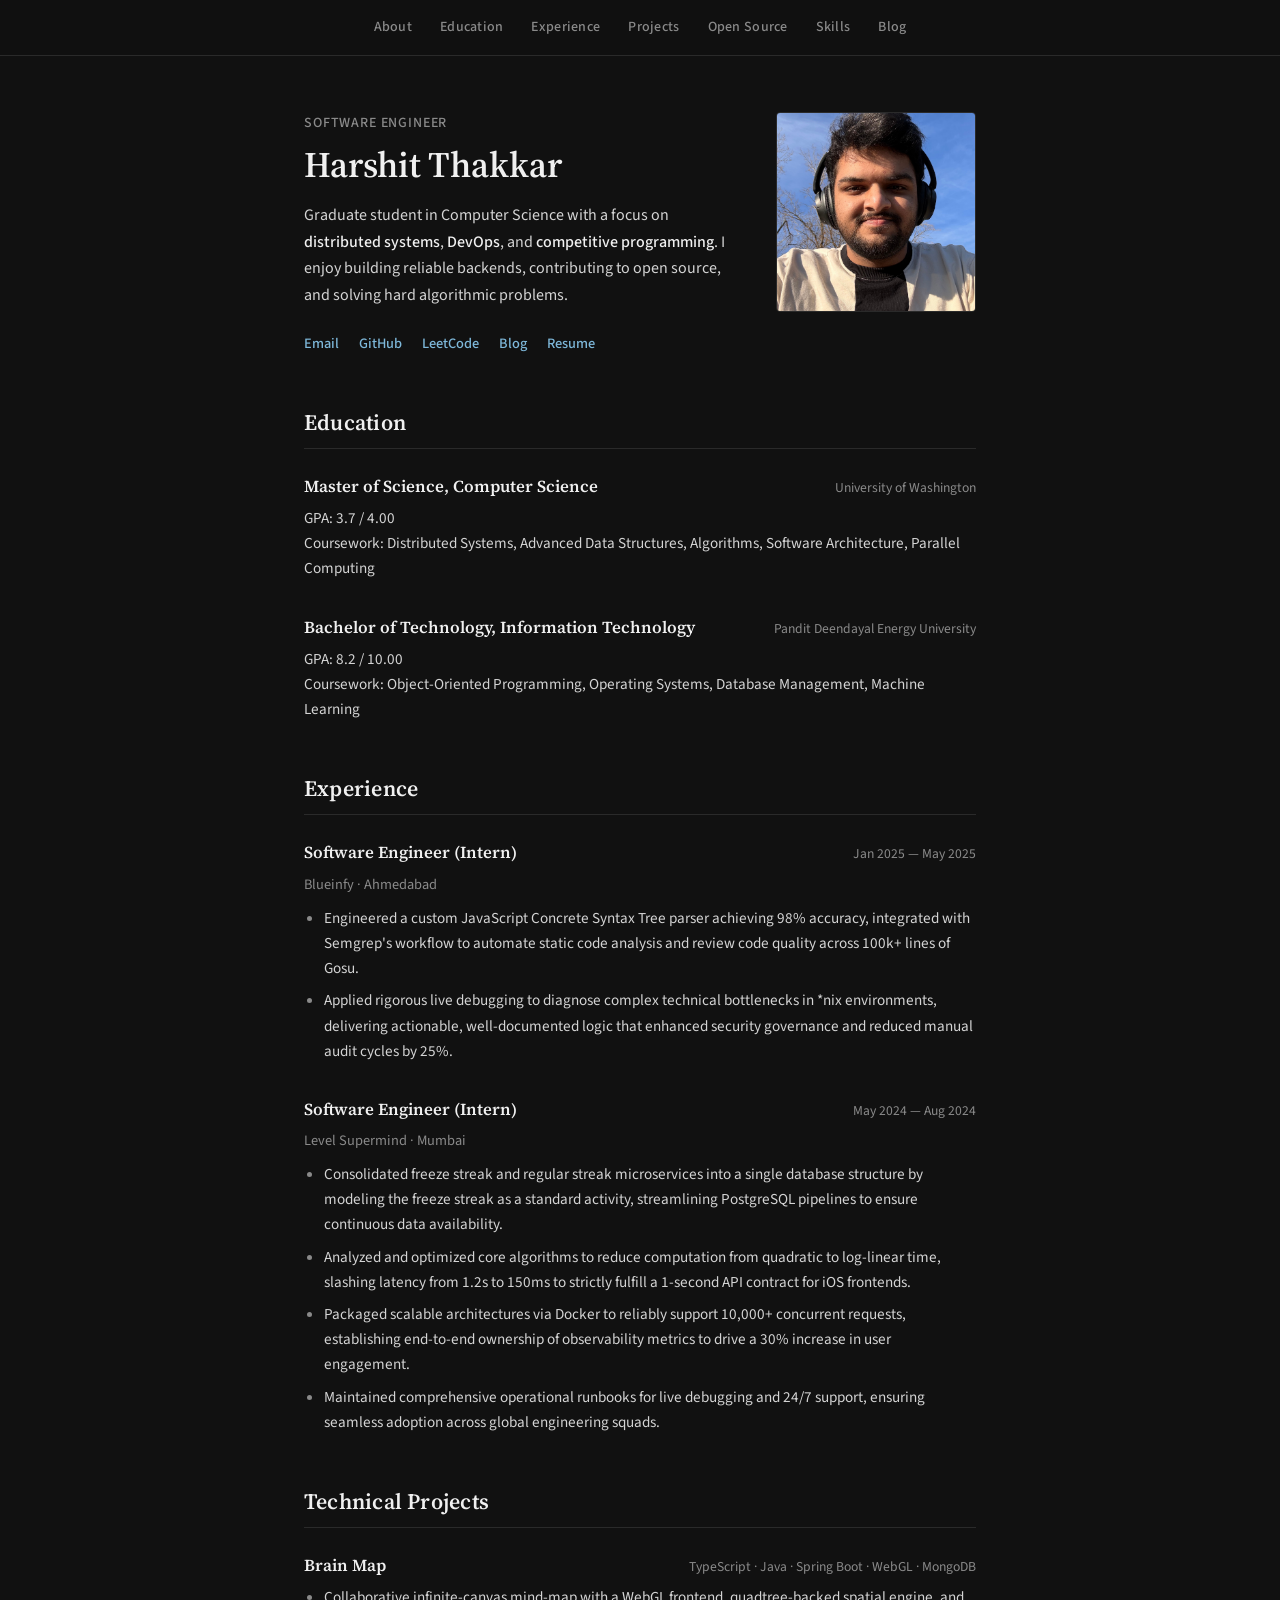
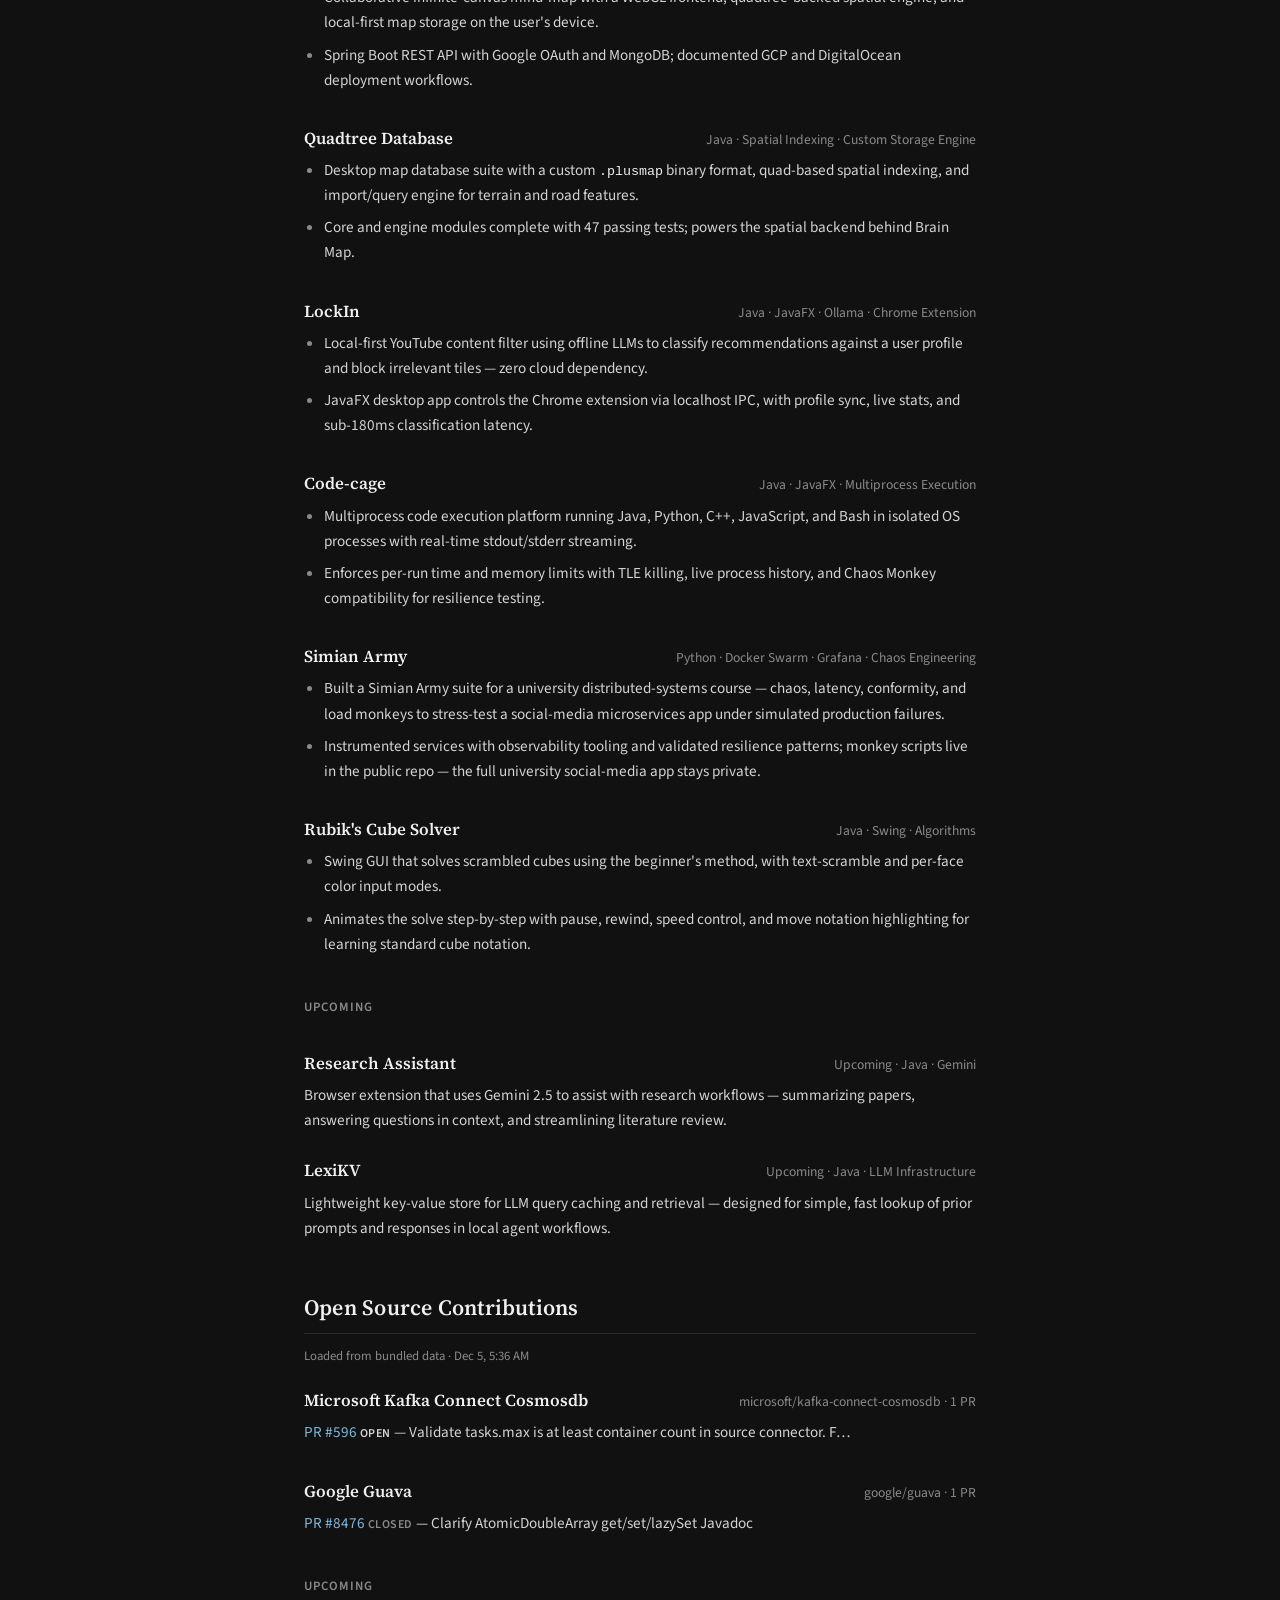
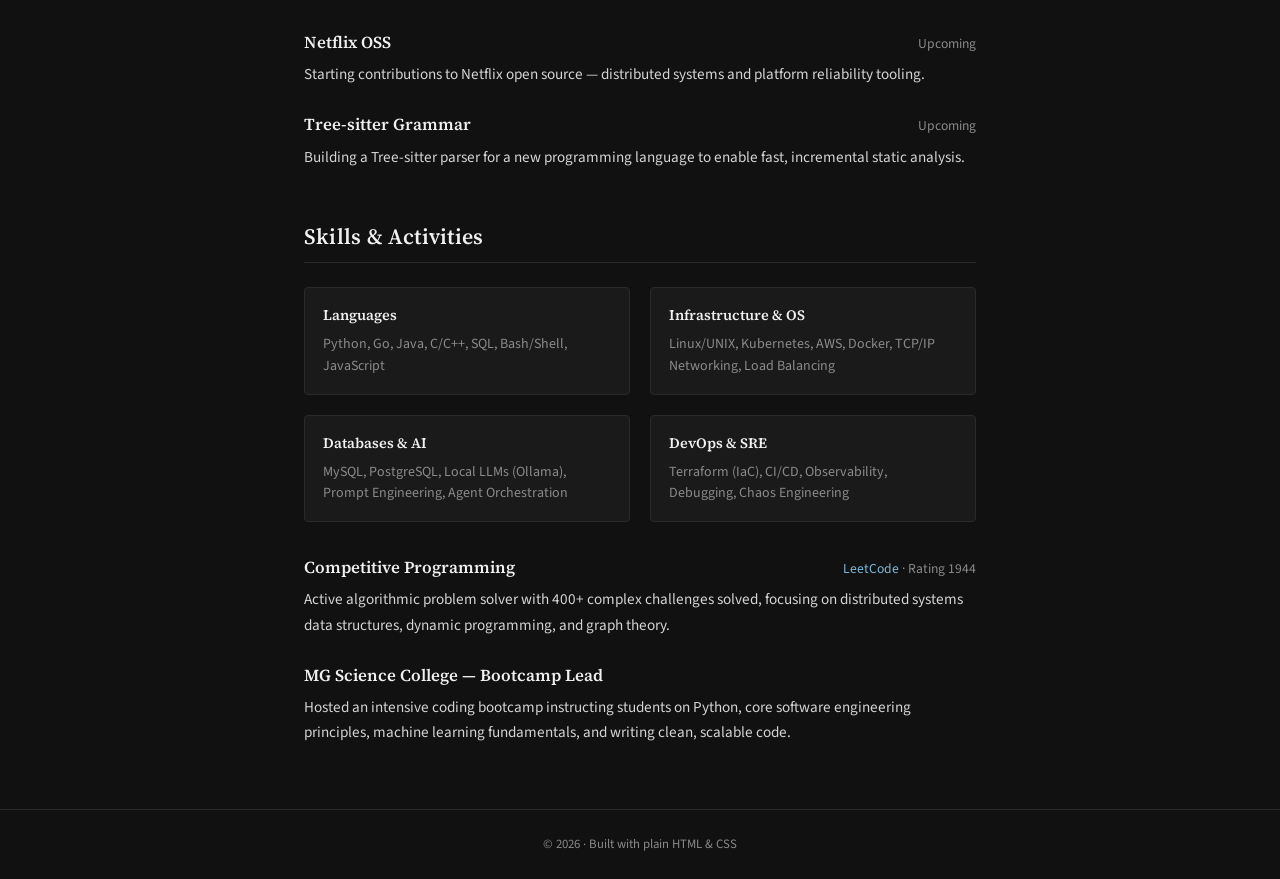
<file: index.html>
<!DOCTYPE html>
<html lang="en">
<head>
  <meta charset="UTF-8">
  <meta name="viewport" content="width=device-width, initial-scale=1.0">
  <meta name="description" content="Software engineer focused on distributed systems, DevOps, and competitive programming.">
  <title>Portfolio</title>
  <link rel="stylesheet" href="styles.css">
  <link rel="preconnect" href="https://fonts.googleapis.com">
  <link rel="preconnect" href="https://fonts.gstatic.com" crossorigin>
  <link href="https://fonts.googleapis.com/css2?family=Source+Serif+4:opsz,wght@8..60,400;8..60,600&family=Source+Sans+3:wght@400;500;600&display=swap" rel="stylesheet">
</head>
<body>
  <header class="site-header">
    <nav class="nav">
      <a href="#about" class="nav-link">About</a>
      <a href="#education" class="nav-link">Education</a>
      <a href="#experience" class="nav-link">Experience</a>
      <a href="#projects" class="nav-link">Projects</a>
      <a href="#oss" class="nav-link">Open Source</a>
      <a href="#skills" class="nav-link">Skills</a>
      <a href="blog/index.html" class="nav-link">Blog</a>
    </nav>
  </header>

  <main>
    <section id="about" class="hero">
      <div class="hero-content">
        <div class="hero-text">
          <p class="hero-label">Software Engineer</p>
          <h1 class="hero-name">Harshit Thakkar</h1>
          <p class="hero-bio">
            Graduate student in Computer Science with a focus on
            <strong>distributed systems</strong>, <strong>DevOps</strong>, and
            <strong>competitive programming</strong>. I enjoy building reliable
            backends, contributing to open source, and solving hard algorithmic problems.
          </p>
          <div class="hero-links">
            <a href="mailto:your.email@example.com">Email</a>
            <a href="https://github.com/alanturrr-1703" target="_blank" rel="noopener noreferrer">GitHub</a>
            <a href="https://leetcode.com/u/alanturrr_1703/" target="_blank" rel="noopener noreferrer">LeetCode</a>
            <a href="blog/index.html">Blog</a>
            <a href="resume/Harshit_Thakkar_Resume_2027.pdf" target="_blank" rel="noopener noreferrer">Resume</a>
          </div>
        </div>
        <figure class="hero-photo">
          <img src="images/profile.jpg" alt="Harshit Thakkar" width="220" height="220"
               onerror="this.onerror=null;this.src='images/placeholder.svg';">
        </figure>
      </div>
    </section>

    <section id="education" class="section">
      <h2 class="section-title">Education</h2>
      <div class="entries">
        <article class="entry">
          <div class="entry-header">
            <h3 class="entry-title">Master of Science, Computer Science</h3>
            <span class="entry-meta">University of Washington</span>
          </div>
          <p class="entry-detail">GPA: 3.7 / 4.00</p>
          <p class="entry-detail">
            Coursework: Distributed Systems, Advanced Data Structures, Algorithms,
            Software Architecture, Parallel Computing
          </p>
        </article>
        <article class="entry">
          <div class="entry-header">
            <h3 class="entry-title">Bachelor of Technology, Information Technology</h3>
            <span class="entry-meta">Pandit Deendayal Energy University</span>
          </div>
          <p class="entry-detail">GPA: 8.2 / 10.00</p>
          <p class="entry-detail">
            Coursework: Object-Oriented Programming, Operating Systems,
            Database Management, Machine Learning
          </p>
        </article>
      </div>
    </section>

    <section id="experience" class="section">
      <h2 class="section-title">Experience</h2>
      <div class="entries">
        <article class="entry">
          <div class="entry-header">
            <h3 class="entry-title">Software Engineer (Intern)</h3>
            <span class="entry-meta">Jan 2025 — May 2025</span>
          </div>
          <p class="entry-org">Blueinfy · Ahmedabad</p>
          <ul class="entry-list">
            <li>Engineered a custom JavaScript Concrete Syntax Tree parser achieving 98% accuracy, integrated with Semgrep's workflow to automate static code analysis and review code quality across 100k+ lines of Gosu.</li>
            <li>Applied rigorous live debugging to diagnose complex technical bottlenecks in *nix environments, delivering actionable, well-documented logic that enhanced security governance and reduced manual audit cycles by 25%.</li>
          </ul>
        </article>
        <article class="entry">
          <div class="entry-header">
            <h3 class="entry-title">Software Engineer (Intern)</h3>
            <span class="entry-meta">May 2024 — Aug 2024</span>
          </div>
          <p class="entry-org">Level Supermind · Mumbai</p>
          <ul class="entry-list">
            <li>Consolidated freeze streak and regular streak microservices into a single database structure by modeling the freeze streak as a standard activity, streamlining PostgreSQL pipelines to ensure continuous data availability.</li>
            <li>Analyzed and optimized core algorithms to reduce computation from quadratic to log-linear time, slashing latency from 1.2s to 150ms to strictly fulfill a 1-second API contract for iOS frontends.</li>
            <li>Packaged scalable architectures via Docker to reliably support 10,000+ concurrent requests, establishing end-to-end ownership of observability metrics to drive a 30% increase in user engagement.</li>
            <li>Maintained comprehensive operational runbooks for live debugging and 24/7 support, ensuring seamless adoption across global engineering squads.</li>
          </ul>
        </article>
      </div>
    </section>

    <section id="projects" class="section">
      <h2 class="section-title">Technical Projects</h2>
      <div class="entries">
        <article class="entry">
          <div class="entry-header">
            <h3 class="entry-title">
              <a href="https://github.com/alanturrr-1703/brain-map" target="_blank" rel="noopener noreferrer">Brain Map</a>
            </h3>
            <span class="entry-meta">TypeScript · Java · Spring Boot · WebGL · MongoDB</span>
          </div>
          <ul class="entry-list">
            <li>Collaborative infinite-canvas mind-map with a WebGL frontend, quadtree-backed spatial engine, and local-first map storage on the user's device.</li>
            <li>Spring Boot REST API with Google OAuth and MongoDB; documented GCP and DigitalOcean deployment workflows.</li>
          </ul>
        </article>
        <article class="entry">
          <div class="entry-header">
            <h3 class="entry-title">
              <a href="https://github.com/alanturrr-1703/quadtree-database" target="_blank" rel="noopener noreferrer">Quadtree Database</a>
            </h3>
            <span class="entry-meta">Java · Spatial Indexing · Custom Storage Engine</span>
          </div>
          <ul class="entry-list">
            <li>Desktop map database suite with a custom <code>.plusmap</code> binary format, quad-based spatial indexing, and import/query engine for terrain and road features.</li>
            <li>Core and engine modules complete with 47 passing tests; powers the spatial backend behind Brain Map.</li>
          </ul>
        </article>
        <article class="entry">
          <div class="entry-header">
            <h3 class="entry-title">
              <a href="https://github.com/alanturrr-1703/LockIn" target="_blank" rel="noopener noreferrer">LockIn</a>
            </h3>
            <span class="entry-meta">Java · JavaFX · Ollama · Chrome Extension</span>
          </div>
          <ul class="entry-list">
            <li>Local-first YouTube content filter using offline LLMs to classify recommendations against a user profile and block irrelevant tiles — zero cloud dependency.</li>
            <li>JavaFX desktop app controls the Chrome extension via localhost IPC, with profile sync, live stats, and sub-180ms classification latency.</li>
          </ul>
        </article>
        <article class="entry">
          <div class="entry-header">
            <h3 class="entry-title">
              <a href="https://github.com/alanturrr-1703/Code-cage" target="_blank" rel="noopener noreferrer">Code-cage</a>
            </h3>
            <span class="entry-meta">Java · JavaFX · Multiprocess Execution</span>
          </div>
          <ul class="entry-list">
            <li>Multiprocess code execution platform running Java, Python, C++, JavaScript, and Bash in isolated OS processes with real-time stdout/stderr streaming.</li>
            <li>Enforces per-run time and memory limits with TLE killing, live process history, and Chaos Monkey compatibility for resilience testing.</li>
          </ul>
        </article>
        <article class="entry">
          <div class="entry-header">
            <h3 class="entry-title">
              <a href="https://github.com/alanturrr-1703/simian-army" target="_blank" rel="noopener noreferrer">Simian Army</a>
            </h3>
            <span class="entry-meta">Python · Docker Swarm · Grafana · Chaos Engineering</span>
          </div>
          <ul class="entry-list">
            <li>Built a Simian Army suite for a university distributed-systems course — chaos, latency, conformity, and load monkeys to stress-test a social-media microservices app under simulated production failures.</li>
            <li>Instrumented services with observability tooling and validated resilience patterns; monkey scripts live in the public repo — the full university social-media app stays private.</li>
          </ul>
        </article>
        <article class="entry">
          <div class="entry-header">
            <h3 class="entry-title">
              <a href="https://github.com/alanturrr-1703/Rubiks-Cube-Solver-master" target="_blank" rel="noopener noreferrer">Rubik's Cube Solver</a>
            </h3>
            <span class="entry-meta">Java · Swing · Algorithms</span>
          </div>
          <ul class="entry-list">
            <li>Swing GUI that solves scrambled cubes using the beginner's method, with text-scramble and per-face color input modes.</li>
            <li>Animates the solve step-by-step with pause, rewind, speed control, and move notation highlighting for learning standard cube notation.</li>
          </ul>
        </article>
      </div>

      <h3 class="subsection-title">Upcoming</h3>
      <div class="entries entries--compact">
        <article class="entry">
          <div class="entry-header">
            <h3 class="entry-title">
              <a href="https://github.com/alanturrr-1703/research-assistant" target="_blank" rel="noopener noreferrer">Research Assistant</a>
            </h3>
            <span class="entry-meta">Upcoming · Java · Gemini</span>
          </div>
          <p class="entry-detail">
            Browser extension that uses Gemini 2.5 to assist with research workflows — summarizing papers,
            answering questions in context, and streamlining literature review.
          </p>
        </article>
        <article class="entry">
          <div class="entry-header">
            <h3 class="entry-title">
              <a href="https://github.com/alanturrr-1703/LexiKV" target="_blank" rel="noopener noreferrer">LexiKV</a>
            </h3>
            <span class="entry-meta">Upcoming · Java · LLM Infrastructure</span>
          </div>
          <p class="entry-detail">
            Lightweight key-value store for LLM query caching and retrieval — designed for simple,
            fast lookup of prior prompts and responses in local agent workflows.
          </p>
        </article>
      </div>
    </section>

    <section id="oss" class="section">
      <h2 class="section-title">Open Source Contributions</h2>
      <p id="oss-status" class="oss-status">Loading from GitHub…</p>
      <div id="oss-contributions" class="entries">
        <p class="entry-detail oss-empty">Fetching pull requests…</p>
      </div>
      <div id="oss-upcoming"></div>
    </section>

    <section id="skills" class="section">
      <h2 class="section-title">Skills &amp; Activities</h2>
      <div class="skills-grid">
        <div class="skill-group">
          <h3>Languages</h3>
          <p>Python, Go, Java, C/C++, SQL, Bash/Shell, JavaScript</p>
        </div>
        <div class="skill-group">
          <h3>Infrastructure &amp; OS</h3>
          <p>Linux/UNIX, Kubernetes, AWS, Docker, TCP/IP Networking, Load Balancing</p>
        </div>
        <div class="skill-group">
          <h3>Databases &amp; AI</h3>
          <p>MySQL, PostgreSQL, Local LLMs (Ollama), Prompt Engineering, Agent Orchestration</p>
        </div>
        <div class="skill-group">
          <h3>DevOps &amp; SRE</h3>
          <p>Terraform (IaC), CI/CD, Observability, Debugging, Chaos Engineering</p>
        </div>
      </div>
      <div class="entries entries--compact">
        <article class="entry">
          <div class="entry-header">
            <h3 class="entry-title">Competitive Programming</h3>
            <span class="entry-meta"><a href="https://leetcode.com/u/alanturrr_1703/" target="_blank" rel="noopener noreferrer">LeetCode</a> · Rating 1944</span>
          </div>
          <p class="entry-detail">
            Active algorithmic problem solver with 400+ complex challenges solved,
            focusing on distributed systems data structures, dynamic programming, and graph theory.
          </p>
        </article>
        <article class="entry">
          <div class="entry-header">
            <h3 class="entry-title">MG Science College — Bootcamp Lead</h3>
          </div>
          <p class="entry-detail">
            Hosted an intensive coding bootcamp instructing students on Python, core software
            engineering principles, machine learning fundamentals, and writing clean, scalable code.
          </p>
        </article>
      </div>
    </section>
  </main>

  <footer class="site-footer">
    <p>&copy; <span id="year"></span> · Built with plain HTML &amp; CSS</p>
  </footer>

  <script src="config.js"></script>
  <script src="oss.js"></script>
  <script>
    document.getElementById('year').textContent = new Date().getFullYear();
  </script>
</body>
</html>
</file>
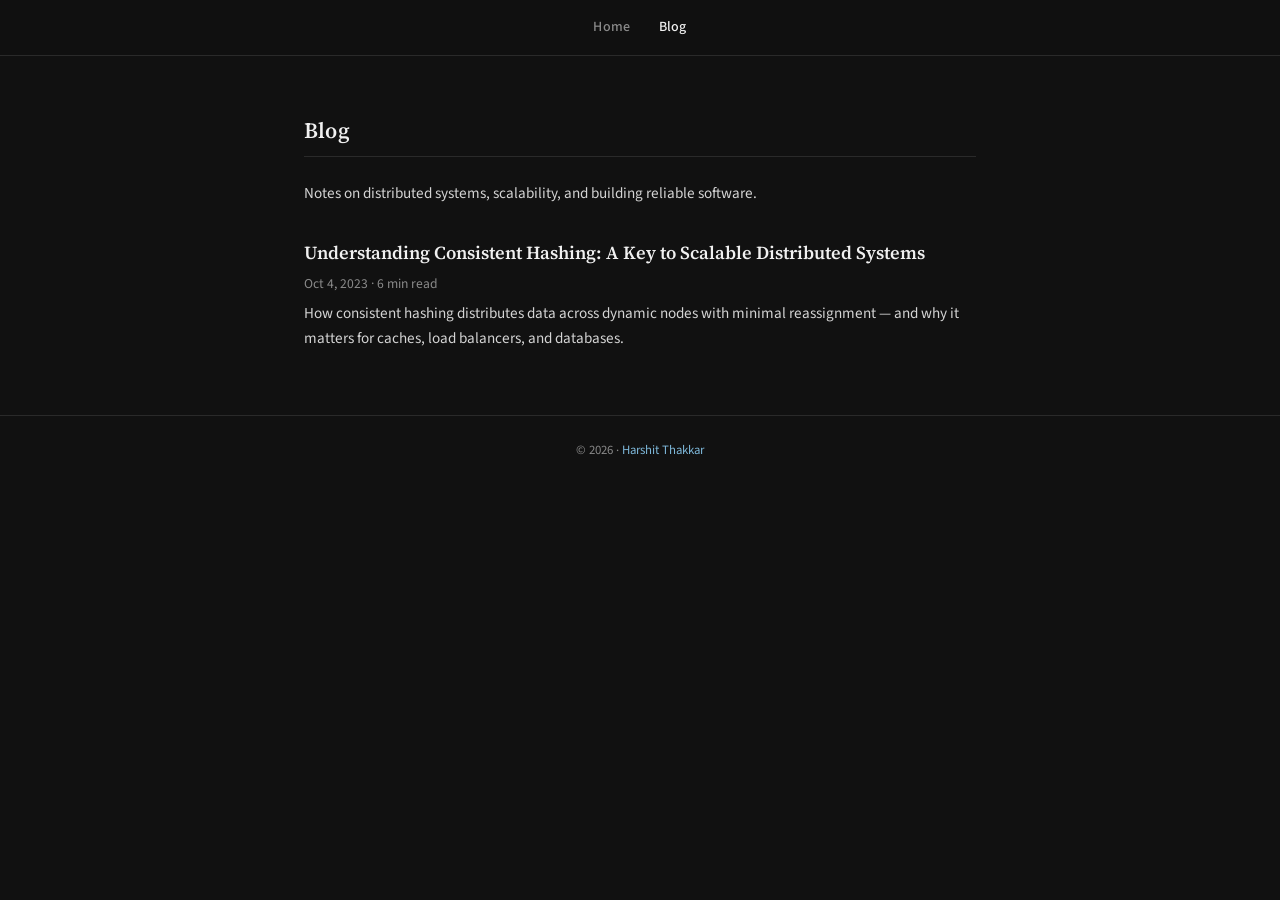
<file: blog/index.html>
<!DOCTYPE html>
<html lang="en">
<head>
  <meta charset="UTF-8">
  <meta name="viewport" content="width=device-width, initial-scale=1.0">
  <meta name="description" content="Technical writing on distributed systems, DevOps, and software engineering.">
  <title>Blog · Harshit Thakkar</title>
  <link rel="stylesheet" href="../styles.css">
  <link rel="preconnect" href="https://fonts.googleapis.com">
  <link rel="preconnect" href="https://fonts.gstatic.com" crossorigin>
  <link href="https://fonts.googleapis.com/css2?family=Source+Serif+4:opsz,wght@8..60,400;8..60,600&family=Source+Sans+3:wght@400;500;600&display=swap" rel="stylesheet">
</head>
<body>
  <header class="site-header">
    <nav class="nav">
      <a href="../index.html" class="nav-link">Home</a>
      <a href="index.html" class="nav-link nav-link--active">Blog</a>
    </nav>
  </header>

  <main>
    <section class="section" style="padding-top: 1rem;">
      <h1 class="section-title">Blog</h1>
      <p class="entry-detail" style="margin-bottom: 2rem;">
        Notes on distributed systems, scalability, and building reliable software.
      </p>

      <div class="entries entries--compact">
        <article class="entry blog-card">
          <div class="entry-header">
            <h2 class="entry-title">
              <a href="consistent-hashing.html">Understanding Consistent Hashing: A Key to Scalable Distributed Systems</a>
            </h2>
            <span class="entry-meta">Oct 4, 2023 · 6 min read</span>
          </div>
          <p class="entry-detail">
            How consistent hashing distributes data across dynamic nodes with minimal
            reassignment — and why it matters for caches, load balancers, and databases.
          </p>
        </article>
      </div>
    </section>
  </main>

  <footer class="site-footer">
    <p>&copy; <span id="year"></span> · <a href="../index.html">Harshit Thakkar</a></p>
  </footer>

  <script>
    document.getElementById('year').textContent = new Date().getFullYear();
  </script>
</body>
</html>
</file>
<file: styles.css>
:root {
  --bg: #111111;
  --bg-elevated: #1a1a1a;
  --border: #2a2a2a;
  --text: #d4d4d4;
  --text-muted: #8a8a8a;
  --text-heading: #f0f0f0;
  --accent: #7eb8da;
  --max-width: 720px;
  --font-serif: "Source Serif 4", Georgia, "Times New Roman", serif;
  --font-sans: "Source Sans 3", system-ui, -apple-system, sans-serif;
}

*,
*::before,
*::after {
  box-sizing: border-box;
  margin: 0;
  padding: 0;
}

html {
  scroll-behavior: smooth;
}

body {
  background: var(--bg);
  color: var(--text);
  font-family: var(--font-sans);
  font-size: 1rem;
  line-height: 1.65;
  -webkit-font-smoothing: antialiased;
}

a {
  color: var(--accent);
  text-decoration: none;
}

a:hover {
  text-decoration: underline;
}

/* Header */

.site-header {
  position: sticky;
  top: 0;
  z-index: 10;
  background: rgba(17, 17, 17, 0.92);
  backdrop-filter: blur(8px);
  border-bottom: 1px solid var(--border);
}

.nav {
  display: flex;
  flex-wrap: wrap;
  justify-content: center;
  gap: 1.25rem 1.75rem;
  max-width: var(--max-width);
  margin: 0 auto;
  padding: 1rem 1.5rem;
}

.nav-link {
  color: var(--text-muted);
  font-size: 0.875rem;
  font-weight: 500;
  letter-spacing: 0.02em;
  text-decoration: none;
  transition: color 0.15s ease;
}

.nav-link:hover {
  color: var(--text-heading);
  text-decoration: none;
}

.nav-link--active {
  color: var(--text-heading);
}

/* Layout */

main {
  max-width: var(--max-width);
  margin: 0 auto;
  padding: 2.5rem 1.5rem 4rem;
}

.section {
  padding-top: 3rem;
}

.section-title {
  color: var(--text-heading);
  font-family: var(--font-serif);
  font-size: 1.375rem;
  font-weight: 600;
  letter-spacing: 0.01em;
  margin-bottom: 1.5rem;
  padding-bottom: 0.5rem;
  border-bottom: 1px solid var(--border);
}

.subsection-title {
  color: var(--text-muted);
  font-family: var(--font-sans);
  font-size: 0.8rem;
  font-weight: 600;
  letter-spacing: 0.08em;
  text-transform: uppercase;
  margin: 2.5rem 0 1.25rem;
}

/* Hero */

.hero {
  padding-top: 1rem;
}

.hero-content {
  display: flex;
  flex-wrap: wrap;
  align-items: flex-start;
  gap: 2rem;
}

.hero-text {
  flex: 1 1 280px;
}

.hero-label {
  color: var(--text-muted);
  font-size: 0.875rem;
  font-weight: 500;
  letter-spacing: 0.06em;
  text-transform: uppercase;
  margin-bottom: 0.5rem;
}

.hero-name {
  color: var(--text-heading);
  font-family: var(--font-serif);
  font-size: 2.25rem;
  font-weight: 600;
  line-height: 1.2;
  margin-bottom: 1rem;
}

.hero-bio {
  color: var(--text);
  margin-bottom: 1.5rem;
}

.hero-bio strong {
  color: var(--text-heading);
  font-weight: 500;
}

.hero-links {
  display: flex;
  flex-wrap: wrap;
  gap: 0.75rem 1.25rem;
}

.hero-links a {
  font-size: 0.9rem;
  font-weight: 500;
}

.hero-photo {
  flex: 0 0 auto;
}

.hero-photo img {
  display: block;
  width: 200px;
  height: 200px;
  object-fit: cover;
  border-radius: 4px;
  border: 1px solid var(--border);
  background: var(--bg-elevated);
}

/* Entries */

.entries {
  display: flex;
  flex-direction: column;
  gap: 2rem;
}

.entries--compact {
  margin-top: 2rem;
  gap: 1.5rem;
}

.entry-header {
  display: flex;
  flex-wrap: wrap;
  justify-content: space-between;
  align-items: baseline;
  gap: 0.25rem 1rem;
  margin-bottom: 0.35rem;
}

.entry-title {
  color: var(--text-heading);
  font-family: var(--font-serif);
  font-size: 1.05rem;
  font-weight: 600;
}

.entry-title a {
  color: var(--text-heading);
  text-decoration: none;
}

.entry-title a:hover {
  color: var(--accent);
  text-decoration: underline;
}

.entry-list code {
  font-family: ui-monospace, "SF Mono", Menlo, monospace;
  font-size: 0.88em;
  color: var(--text-heading);
}

.entry-meta {
  color: var(--text-muted);
  font-size: 0.85rem;
  white-space: nowrap;
}

.entry-org {
  color: var(--text-muted);
  font-size: 0.9rem;
  margin-bottom: 0.6rem;
}

.entry-detail {
  color: var(--text);
  font-size: 0.95rem;
}

.entry-list {
  padding-left: 1.25rem;
  display: flex;
  flex-direction: column;
  gap: 0.45rem;
}

.entry-list li {
  color: var(--text);
  font-size: 0.95rem;
}

.entry-list li::marker {
  color: var(--text-muted);
}

/* OSS auto-sync */

.oss-status {
  color: var(--text-muted);
  font-size: 0.8rem;
  margin: -0.75rem 0 1.25rem;
}

.oss-empty {
  color: var(--text-muted);
  font-style: italic;
}

.oss-pr-list {
  list-style: none;
  padding-left: 0;
}

.oss-pr-list li {
  padding-left: 0;
}

.oss-pr-list li::marker {
  content: none;
}

.oss-state {
  font-size: 0.75rem;
  font-weight: 600;
  letter-spacing: 0.04em;
  text-transform: uppercase;
}

.oss-state--merged {
  color: #8fbc8f;
}

.oss-state--closed {
  color: var(--text-muted);
}

/* Skills */

.skills-grid {
  display: grid;
  grid-template-columns: repeat(auto-fit, minmax(280px, 1fr));
  gap: 1.25rem;
}

.skill-group {
  background: var(--bg-elevated);
  border: 1px solid var(--border);
  border-radius: 4px;
  padding: 1rem 1.15rem;
}

.skill-group h3 {
  color: var(--text-heading);
  font-family: var(--font-serif);
  font-size: 0.9rem;
  font-weight: 600;
  margin-bottom: 0.4rem;
}

.skill-group p {
  color: var(--text-muted);
  font-size: 0.875rem;
  line-height: 1.55;
}

/* Footer */

.site-footer {
  border-top: 1px solid var(--border);
  padding: 1.5rem;
  text-align: center;
}

.site-footer p {
  color: var(--text-muted);
  font-size: 0.8rem;
}

/* Responsive */

@media (max-width: 540px) {
  .hero-content {
    flex-direction: column-reverse;
    align-items: center;
    text-align: center;
  }

  .hero-links {
    justify-content: center;
  }

  .entry-header {
    flex-direction: column;
    align-items: flex-start;
  }

  .hero-name {
    font-size: 1.85rem;
  }
}

/* Blog */

.blog-card .entry-title {
  font-size: 1.15rem;
}

.blog-post {
  padding-top: 1rem;
}

.blog-post-header {
  margin-bottom: 2rem;
  padding-bottom: 1.5rem;
  border-bottom: 1px solid var(--border);
}

.blog-post-back {
  font-size: 0.875rem;
  margin-bottom: 1.25rem;
}

.blog-post-title {
  color: var(--text-heading);
  font-family: var(--font-serif);
  font-size: 1.75rem;
  font-weight: 600;
  line-height: 1.3;
  margin-bottom: 0.75rem;
}

.blog-post-meta {
  color: var(--text-muted);
  font-size: 0.875rem;
}

.blog-post-body {
  display: flex;
  flex-direction: column;
  gap: 1.1rem;
}

.blog-post-body h2 {
  color: var(--text-heading);
  font-family: var(--font-serif);
  font-size: 1.25rem;
  font-weight: 600;
  margin-top: 0.75rem;
}

.blog-post-body h3 {
  color: var(--text-heading);
  font-family: var(--font-serif);
  font-size: 1.05rem;
  font-weight: 600;
  margin-top: 0.5rem;
}

.blog-post-body p {
  color: var(--text);
  font-size: 0.98rem;
}

.blog-post-body strong {
  color: var(--text-heading);
  font-weight: 500;
}

.blog-post-body ol,
.blog-post-body ul {
  padding-left: 1.35rem;
  display: flex;
  flex-direction: column;
  gap: 0.5rem;
}

.blog-post-body li {
  color: var(--text);
  font-size: 0.98rem;
}

.blog-post-body li::marker {
  color: var(--text-muted);
}

.blog-post-body code {
  font-family: ui-monospace, "SF Mono", Menlo, monospace;
  font-size: 0.88em;
  color: var(--text-heading);
  background: var(--bg-elevated);
  padding: 0.1em 0.35em;
  border-radius: 3px;
}

.blog-post-body pre {
  background: var(--bg-elevated);
  border: 1px solid var(--border);
  border-radius: 4px;
  padding: 1rem;
  overflow-x: auto;
}

.blog-post-body pre code {
  background: none;
  padding: 0;
}

@media (max-width: 540px) {
  .blog-post-title {
    font-size: 1.45rem;
  }
}
</file>
